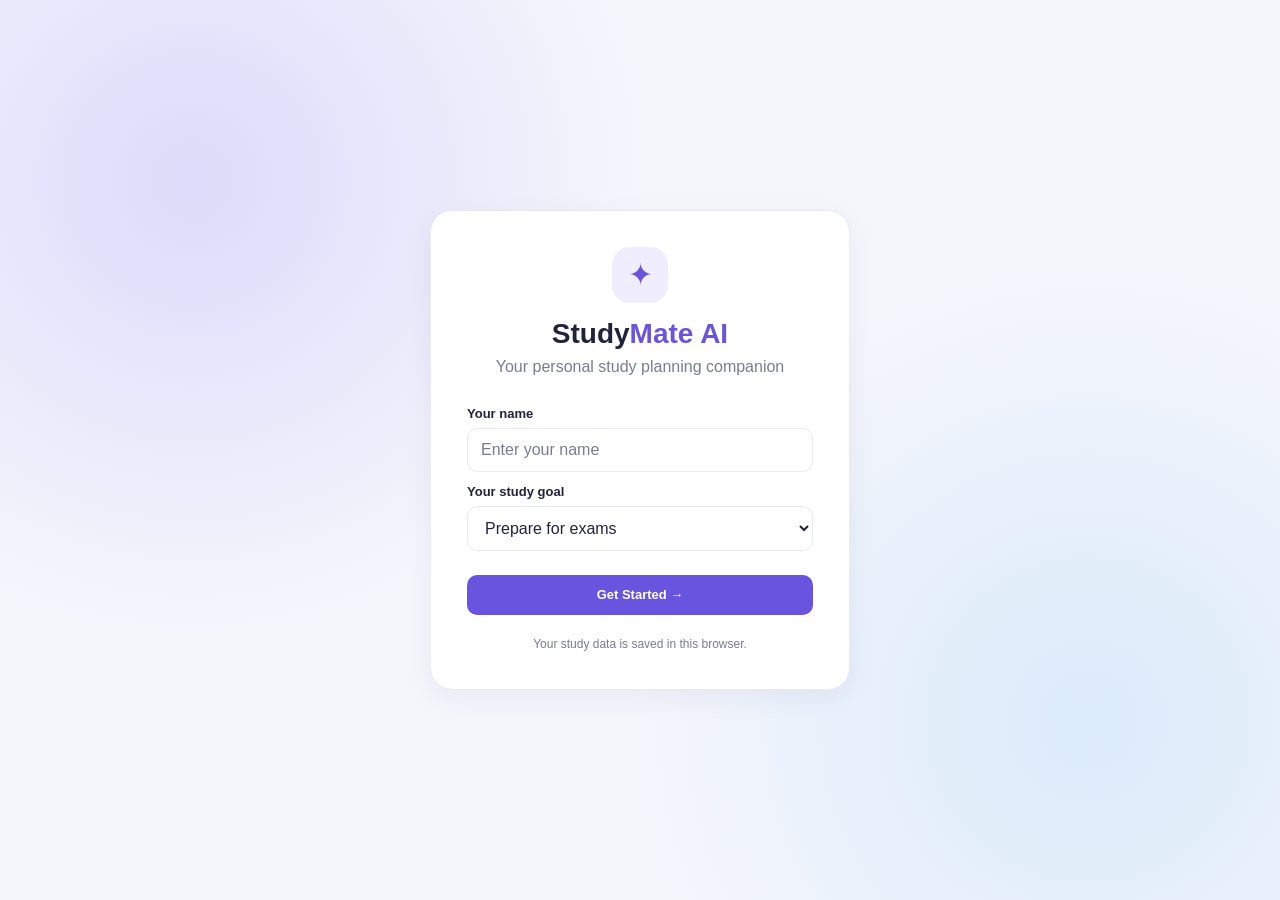
<file: Frontent/index.html>
<!DOCTYPE html>
<html lang="en">
<head>
  <meta charset="UTF-8">
  <meta name="viewport" content="width=device-width, initial-scale=1.0">
  <title>AI Smart Study Planner | Welcome</title>
  <link rel="stylesheet" href="style.css">
</head>
<body class="login-page">
  <main class="login-card">
    <div class="brand-logo">✦</div>
    <h1>Study<span>Mate AI</span></h1>
    <p class="muted">Your personal study planning companion</p>

    <form id="loginForm">
      <label for="studentName">Your name</label>
      <input id="studentName" type="text" placeholder="Enter your name"
             required maxlength="40">

      <label for="studyGoal">Your study goal</label>
      <select id="studyGoal" required>
        <option value="Prepare for exams">Prepare for exams</option>
        <option value="Improve daily consistency">Improve daily consistency</option>
        <option value="Learn new skills">Learn new skills</option>
        <option value="Complete assignments">Complete assignments</option>
      </select>

      <button class="btn primary full" type="submit">
        Get Started →
      </button>
    </form>
    <p class="small muted">Your study data is saved in this browser.</p>
  </main>
  <script src="app.js"></script>
</body>
</html>
</file>
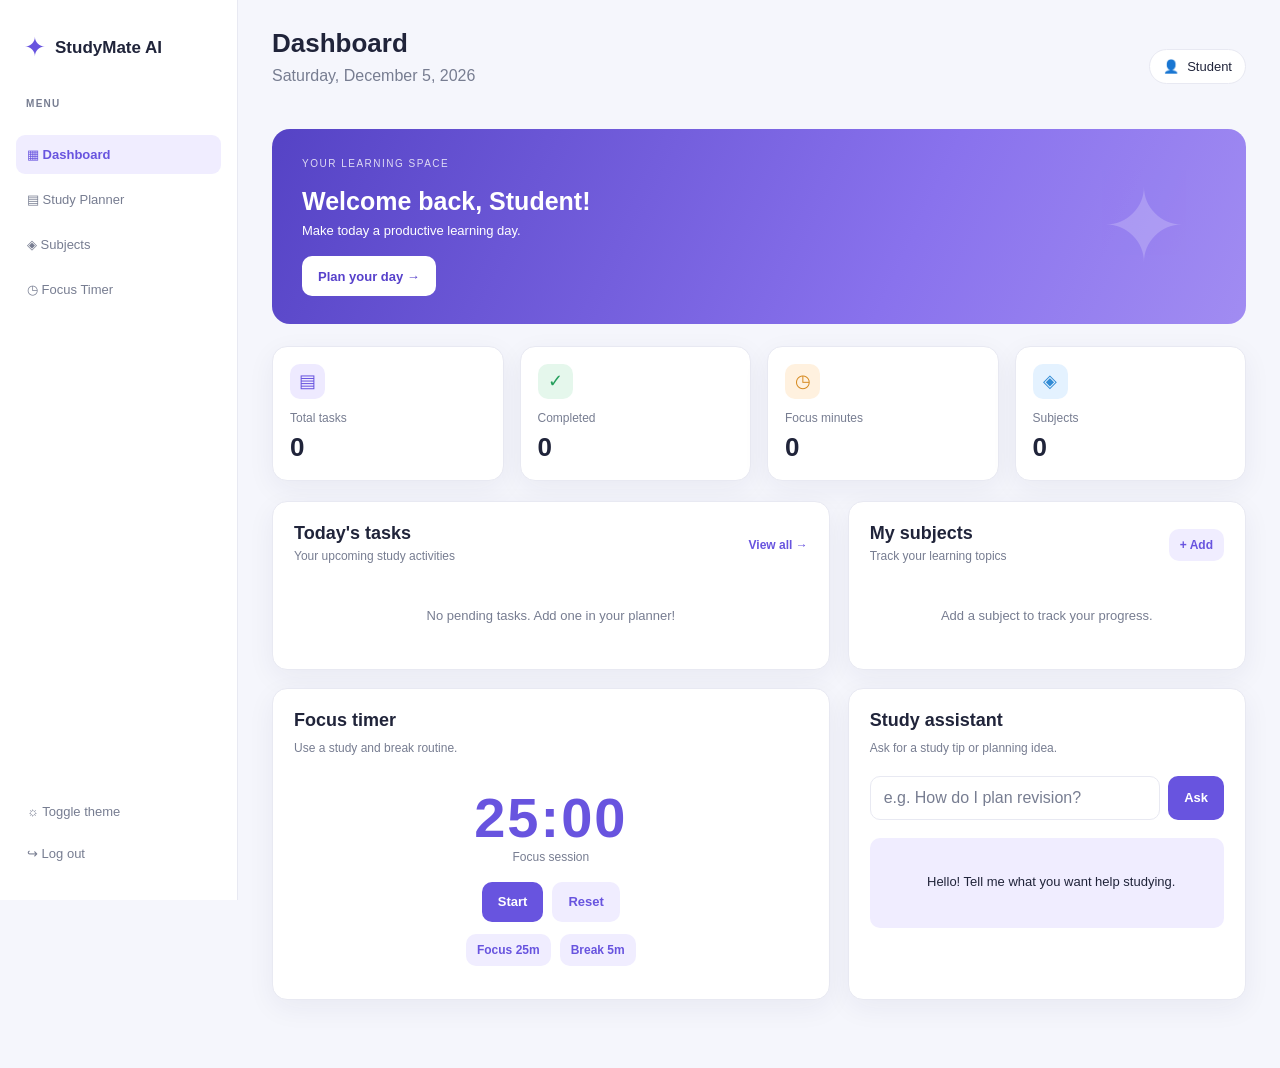
<file: Frontent/dashboard.html>
<!DOCTYPE html>
<html lang="en">
<head>
  <meta charset="UTF-8">
  <meta name="viewport" content="width=device-width, initial-scale=1.0">
  <title>Dashboard | StudyMate AI</title>
  <link rel="stylesheet" href="style.css">
</head>
<body data-page="dashboard">
  <div class="app-layout">
    <aside class="sidebar">
      <a class="brand" href="dashboard.html"><span>✦</span> StudyMate AI</a>
      <p class="nav-heading">MENU</p>
      <a class="nav-link active" href="dashboard.html">▦ Dashboard</a>
      <a class="nav-link" href="planner.html">▤ Study Planner</a>
      <a class="nav-link" href="#subjects">◈ Subjects</a>
      <a class="nav-link" href="#focus">◷ Focus Timer</a>
      <div class="sidebar-bottom">
        <button id="themeToggle" class="nav-link">☼ Toggle theme</button>
        <button id="logoutBtn" class="nav-link">↪ Log out</button>
      </div>
    </aside>

    <main class="main-content">
      <header class="topbar">
        <div>
          <h1>Dashboard</h1>
          <p class="muted" id="todayDate"></p>
        </div>
        <div class="user-chip">👤 <span id="userName">Student</span></div>
      </header>

      <section class="welcome-banner">
        <div>
          <p class="eyebrow">YOUR LEARNING SPACE</p>
          <h2 id="welcomeText">Welcome back!</h2>
          <p>Make today a productive learning day.</p>
          <a href="planner.html" class="btn light">Plan your day →</a>
        </div>
        <div class="banner-symbol">✦</div>
      </section>

      <section class="stats-grid">
        <article class="stat-card">
          <span class="stat-icon purple">▤</span>
          <p class="muted">Total tasks</p>
          <h2 id="totalTasks">0</h2>
        </article>
        <article class="stat-card">
          <span class="stat-icon green">✓</span>
          <p class="muted">Completed</p>
          <h2 id="completedTasks">0</h2>
        </article>
        <article class="stat-card">
          <span class="stat-icon orange">◷</span>
          <p class="muted">Focus minutes</p>
          <h2 id="focusMinutes">0</h2>
        </article>
        <article class="stat-card">
          <span class="stat-icon blue">◈</span>
          <p class="muted">Subjects</p>
          <h2 id="subjectCount">0</h2>
        </article>
      </section>

      <section class="content-grid">
        <article class="panel">
          <div class="panel-heading">
            <div>
              <h2>Today's tasks</h2>
              <p class="muted small">Your upcoming study activities</p>
            </div>
            <a href="planner.html" class="text-link">View all →</a>
          </div>
          <div id="dashboardTasks" class="task-list"></div>
        </article>

        <article class="panel" id="subjects">
          <div class="panel-heading">
            <div>
              <h2>My subjects</h2>
              <p class="muted small">Track your learning topics</p>
            </div>
            <button class="btn secondary small-btn" id="addSubjectBtn">+ Add</button>
          </div>
          <form id="subjectForm" class="inline-form hidden">
            <input id="subjectName" placeholder="Subject name" maxlength="40" required>
            <button class="btn primary small-btn">Save</button>
          </form>
          <div id="subjectList" class="subject-list"></div>
        </article>
      </section>

      <section class="content-grid bottom-grid">
        <article class="panel" id="focus">
          <h2>Focus timer</h2>
          <p class="muted small">Use a study and break routine.</p>
          <div class="timer-display" id="timerDisplay">25:00</div>
          <div class="timer-label" id="timerLabel">Focus session</div>
          <div class="button-row center">
            <button id="timerStart" class="btn primary">Start</button>
            <button id="timerReset" class="btn secondary">Reset</button>
          </div>
          <div class="button-row center">
            <button class="btn secondary small-btn timer-mode" data-minutes="25">Focus 25m</button>
            <button class="btn secondary small-btn timer-mode" data-minutes="5">Break 5m</button>
          </div>
        </article>

        <article class="panel">
          <h2>Study assistant</h2>
          <p class="muted small">Ask for a study tip or planning idea.</p>
          <form id="assistantForm" class="assistant-form">
            <input id="assistantInput" placeholder="e.g. How do I plan revision?" maxlength="300" required>
            <button class="btn primary" type="submit">Ask</button>
          </form>
          <div id="assistantReply" class="assistant-reply">
            Hello! Tell me what you want help studying.
          </div>
          <!-- <p class="small muted">Demo assistant; real AI requires a backend.</p> -->
        </article>
      </section>
    </main>
  </div>
  <script src="app.js"></script>
</body>
</html>
</file>
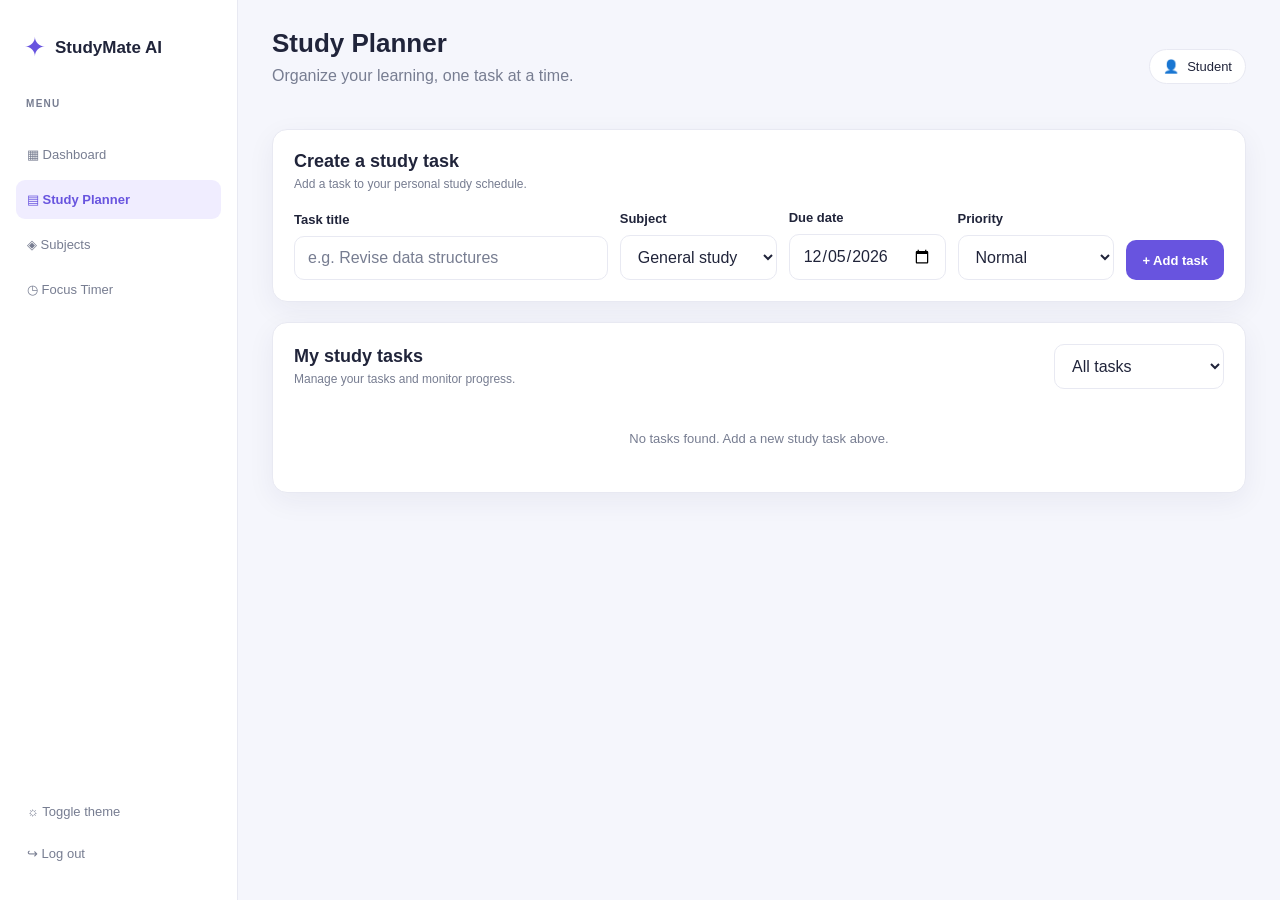
<file: Frontent/Planner.html>
<!DOCTYPE html>
<html lang="en">
<head>
  <meta charset="UTF-8">
  <meta name="viewport" content="width=device-width, initial-scale=1.0">
  <title>Study Planner | StudyMate AI</title>
  <link rel="stylesheet" href="style.css">
</head>
<body data-page="planner">
  <div class="app-layout">
    <aside class="sidebar">
      <a class="brand" href="dashboard.html"><span>✦</span> StudyMate AI</a>
      <p class="nav-heading">MENU</p>
      <a class="nav-link" href="dashboard.html">▦ Dashboard</a>
      <a class="nav-link active" href="planner.html">▤ Study Planner</a>
      <a class="nav-link" href="dashboard.html#subjects">◈ Subjects</a>
      <a class="nav-link" href="dashboard.html#focus">◷ Focus Timer</a>
      <div class="sidebar-bottom">
        <button id="themeToggle" class="nav-link">☼ Toggle theme</button>
        <button id="logoutBtn" class="nav-link">↪ Log out</button>
      </div>
    </aside>

    <main class="main-content">
      <header class="topbar">
        <div>
          <h1>Study Planner</h1>
          <p class="muted">Organize your learning, one task at a time.</p>
        </div>
        <div class="user-chip">👤 <span id="userName">Student</span></div>
      </header>

      <section class="panel planner-panel">
        <div class="panel-heading">
          <div>
            <h2>Create a study task</h2>
            <p class="muted small">Add a task to your personal study schedule.</p>
          </div>
        </div>
        <form id="taskForm" class="task-form">
          <div>
            <label for="taskTitle">Task title</label>
            <input id="taskTitle" placeholder="e.g. Revise data structures" required maxlength="100">
          </div>
          <div>
            <label for="taskSubject">Subject</label>
            <select id="taskSubject">
              <option value="">General study</option>
            </select>
          </div>
          <div>
            <label for="taskDate">Due date</label>
            <input type="date" id="taskDate" required>
          </div>
          <div>
            <label for="taskPriority">Priority</label>
            <select id="taskPriority">
              <option value="Normal">Normal</option>
              <option value="High">High</option>
              <option value="Low">Low</option>
            </select>
          </div>
          <button class="btn primary" type="submit">+ Add task</button>
        </form>
      </section>

      <section class="panel">
        <div class="panel-heading">
          <div>
            <h2>My study tasks</h2>
            <p class="muted small">Manage your tasks and monitor progress.</p>
          </div>
          <select id="taskFilter" class="filter-select" aria-label="Filter tasks">
            <option value="all">All tasks</option>
            <option value="pending">Pending</option>
            <option value="completed">Completed</option>
          </select>
        </div>
        <div id="plannerTasks" class="task-list"></div>
      </section>
    </main>
  </div>
  <script src="app.js"></script>
</body>
</html>
</file>
<file: Frontent/style.css>
:root {
  font-family: Inter, "Segoe UI", Arial, sans-serif;
  color: #20243a;
  background: #f5f6fc;
  font-synthesis: none;
  --bg: #f5f6fc;
  --surface: #ffffff;
  --text: #20243a;
  --muted: #777d91;
  --border: #e8e9f2;
  --primary: #6854df;
  --primary-hover: #5741cb;
  --soft: #f0edff;
  --shadow: 0 8px 28px rgba(40, 40, 90, .06);
}

* { box-sizing: border-box; }

body {
  margin: 0;
  background: var(--bg);
  color: var(--text);
  min-height: 100vh;
}

body.dark {
  --bg: #111321;
  --surface: #1c2031;
  --text: #f0f1fa;
  --muted: #a5abc0;
  --border: #34394e;
  --primary: #9585ff;
  --primary-hover: #ab9fff;
  --soft: #302b50;
  --shadow: 0 8px 28px rgba(0, 0, 0, .15);
}

a { color: inherit; text-decoration: none; }
button, input, select { font: inherit; }
button { cursor: pointer; }
button:focus-visible, input:focus-visible, select:focus-visible, a:focus-visible {
  outline: 3px solid #a99cff;
  outline-offset: 2px;
}

h1, h2, p { margin-top: 0; }
h1 { font-size: 26px; margin-bottom: 5px; }
h2 { font-size: 18px; margin-bottom: 8px; }
p { line-height: 1.55; }

.muted { color: var(--muted); }
.small { font-size: 12px; }
.hidden { display: none !important; }

/* Login */
.login-page {
  display: grid;
  place-items: center;
  padding: 24px;
  background:
    radial-gradient(circle at 15% 20%, rgba(130, 109, 245, .2), transparent 35%),
    radial-gradient(circle at 85% 80%, rgba(87, 175, 242, .17), transparent 35%),
    var(--bg);
}

.login-card {
  width: min(100%, 420px);
  padding: 36px;
  background: var(--surface);
  border: 1px solid var(--border);
  border-radius: 22px;
  box-shadow: var(--shadow);
  text-align: center;
}

.brand-logo {
  display: grid;
  place-items: center;
  width: 56px;
  height: 56px;
  margin: 0 auto 15px;
  border-radius: 18px;
  background: var(--soft);
  color: var(--primary);
  font-size: 30px;
}

.login-card h1 { font-size: 28px; }
.login-card h1 span { color: var(--primary); }
.login-card > p { margin-bottom: 26px; }

.login-card form {
  display: grid;
  gap: 12px;
  text-align: left;
}

label {
  font-size: 13px;
  font-weight: 600;
  margin-bottom: -5px;
}

input, select {
  width: 100%;
  min-width: 0;
  padding: 12px 13px;
  color: var(--text);
  background: var(--surface);
  border: 1px solid var(--border);
  border-radius: 10px;
}

input::placeholder { color: var(--muted); }
.login-card .btn { margin-top: 12px; }
.login-card .small { margin-top: 20px; margin-bottom: 0; }

/* Buttons */
.btn {
  display: inline-flex;
  align-items: center;
  justify-content: center;
  gap: 8px;
  min-height: 40px;
  padding: 10px 16px;
  border: 0;
  border-radius: 10px;
  font-weight: 600;
  font-size: 13px;
  transition: background .2s, transform .2s;
}

.btn:hover { transform: translateY(-1px); }
.primary { background: var(--primary); color: white; }
.primary:hover { background: var(--primary-hover); }
.secondary { background: var(--soft); color: var(--primary); }
.light { background: white; color: #5741cb; }
.full { width: 100%; }
.small-btn { min-height: 32px; padding: 7px 11px; font-size: 12px; }

/* Main layout */
.app-layout { min-height: 100vh; }

.sidebar {
  position: fixed;
  inset: 0 auto 0 0;
  width: 238px;
  padding: 24px 16px;
  background: var(--surface);
  border-right: 1px solid var(--border);
  display: flex;
  flex-direction: column;
  z-index: 5;
}

.brand {
  display: flex;
  align-items: center;
  gap: 9px;
  padding: 8px;
  font-size: 17px;
  font-weight: 800;
  white-space: nowrap;
}

.brand span { color: var(--primary); font-size: 26px; }
.nav-heading { padding: 25px 10px 10px; font-size: 10px; font-weight: 800; letter-spacing: 1.3px; color: var(--muted); }

.nav-link {
  display: block;
  width: 100%;
  text-align: left;
  padding: 12px 11px;
  border: 0;
  border-radius: 9px;
  background: transparent;
  color: var(--muted);
  font-size: 13px;
  margin: 3px 0;
}

.nav-link:hover, .nav-link.active {
  background: var(--soft);
  color: var(--primary);
  font-weight: 700;
}

.sidebar-bottom { margin-top: auto; }

.main-content {
  max-width: 1500px;
  margin-left: 238px;
  padding: 28px 34px 50px;
}

.topbar {
  display: flex;
  align-items: center;
  justify-content: space-between;
  gap: 15px;
  margin-bottom: 24px;
}

.user-chip {
  display: flex;
  align-items: center;
  gap: 8px;
  background: var(--surface);
  border: 1px solid var(--border);
  padding: 9px 13px;
  border-radius: 30px;
  font-size: 13px;
}

/* Dashboard */
.welcome-banner {
  position: relative;
  display: flex;
  justify-content: space-between;
  align-items: center;
  overflow: hidden;
  padding: 26px 30px;
  min-height: 195px;
  border-radius: 18px;
  color: white;
  background: linear-gradient(115deg, #5543c5, #8972ed 65%, #a18cf2);
  margin-bottom: 22px;
}

.welcome-banner h2 { font-size: 25px; margin: 5px 0; }
.welcome-banner p { margin-bottom: 15px; font-size: 13px; }
.welcome-banner .eyebrow { font-size: 10px; letter-spacing: 1.5px; opacity: .8; }
.banner-symbol { font-size: 100px; opacity: .2; padding: 0 30px; }

.stats-grid {
  display: grid;
  grid-template-columns: repeat(4, minmax(0, 1fr));
  gap: 16px;
  margin-bottom: 20px;
}

.stat-card, .panel {
  background: var(--surface);
  border: 1px solid var(--border);
  border-radius: 15px;
  box-shadow: var(--shadow);
}

.stat-card { padding: 17px; }
.stat-icon {
  display: grid;
  place-items: center;
  width: 35px;
  height: 35px;
  border-radius: 10px;
  font-size: 18px;
  margin-bottom: 10px;
}
.purple { background: #eeeaff; color: #6854df; }
.green { background: #e5f7ec; color: #249e5b; }
.orange { background: #fff1df; color: #d68a20; }
.blue { background: #e4f2ff; color: #318bd5; }
.stat-card p { margin-bottom: 5px; font-size: 12px; }
.stat-card h2 { font-size: 26px; margin: 0; }

.content-grid {
  display: grid;
  grid-template-columns: 1.4fr 1fr;
  gap: 18px;
  margin-bottom: 18px;
}

.panel { padding: 21px; min-width: 0; }
.panel-heading {
  display: flex;
  align-items: center;
  justify-content: space-between;
  gap: 12px;
  margin-bottom: 17px;
}
.panel-heading h2 { margin-bottom: 3px; }
.panel-heading p { margin-bottom: 0; }
.text-link { color: var(--primary); font-size: 12px; font-weight: 700; }

/* Tasks */
.task-list { display: grid; gap: 10px; }

.task-item {
  display: flex;
  align-items: center;
  gap: 10px;
  padding: 12px;
  border: 1px solid var(--border);
  border-radius: 10px;
  min-width: 0;
}

.task-check {
  width: 18px;
  height: 18px;
  accent-color: var(--primary);
  flex: 0 0 auto;
}

.task-details { flex: 1; min-width: 0; }
.task-title { font-size: 13px; font-weight: 650; overflow-wrap: anywhere; }
.task-meta { color: var(--muted); font-size: 11px; margin-top: 4px; }
.task-item.is-complete .task-title {
  text-decoration: line-through;
  color: var(--muted);
}

.priority {
  padding: 4px 7px;
  border-radius: 6px;
  font-size: 10px;
  background: var(--soft);
  color: var(--primary);
  white-space: nowrap;
}
.priority.High { background: #fff0ed; color: #ce594a; }
.priority.Low { background: #e8f6ed; color: #27864d; }

.delete-btn {
  border: 0;
  color: #d16c6c;
  background: transparent;
  font-size: 17px;
  padding: 5px;
}

.empty-state {
  padding: 25px 10px;
  text-align: center;
  color: var(--muted);
  font-size: 13px;
}

/* Subjects */
.subject-list { display: grid; gap: 14px; }
.subject-item { display: grid; gap: 7px; }
.subject-top { display: flex; justify-content: space-between; gap: 8px; font-size: 12px; }
.progress-track { width: 100%; height: 7px; background: var(--border); border-radius: 20px; overflow: hidden; }
.progress-fill { height: 100%; background: var(--primary); border-radius: inherit; transition: width .3s; }
.subject-actions { display: flex; align-items: center; gap: 6px; }
.subject-actions button { border: 0; background: var(--soft); color: var(--primary); border-radius: 6px; padding: 4px 8px; font-size: 11px; }

/* Timer and assistant */
.timer-display {
  text-align: center;
  font-size: 56px;
  font-weight: 750;
  letter-spacing: 2px;
  padding: 15px 0 0;
  color: var(--primary);
  font-variant-numeric: tabular-nums;
}
.timer-label { text-align: center; color: var(--muted); font-size: 12px; margin-bottom: 18px; }
.button-row { display: flex; gap: 9px; margin: 12px 0; flex-wrap: wrap; }
.center { justify-content: center; }

.assistant-form { display: flex; gap: 8px; margin: 18px 0; }
.assistant-form input { flex: 1; }
.assistant-reply {
  padding: 14px;
  background: var(--soft);
  border-radius: 10px;
  font-size: 13px;
  line-height: 1.6;
  white-space: pre-wrap;
  overflow-wrap: anywhere;
}

/* Planner */
.planner-panel { margin-bottom: 20px; }
.task-form {
  display: grid;
  grid-template-columns: 2fr 1fr 1fr 1fr auto;
  align-items: end;
  gap: 12px;
}
.task-form > div { display: grid; gap: 9px; }
.task-form label { margin: 0; }
.filter-select { max-width: 170px; }
.inline-form { display: flex; gap: 8px; margin-bottom: 15px; }

/* Small screens */
@media (max-width: 1050px) {
  .stats-grid { grid-template-columns: repeat(2, minmax(0, 1fr)); }
  .task-form { grid-template-columns: repeat(2, minmax(0, 1fr)); }
  .task-form button { align-self: end; }
}

@media (max-width: 760px) {
  .sidebar {
    position: static;
    width: 100%;
    height: auto;
    padding: 10px 12px;
    display: flex;
    flex-direction: row;
    flex-wrap: wrap;
    align-items: center;
    gap: 5px;
    border-right: 0;
    border-bottom: 1px solid var(--border);
  }
  .brand { width: 100%; padding: 5px 8px; }
  .nav-heading, .sidebar-bottom { display: none; }
  .nav-link { width: auto; padding: 9px 10px; margin: 0; font-size: 12px; }
  .main-content { margin-left: 0; padding: 22px 15px 35px; }
  .content-grid { grid-template-columns: 1fr; }
}

@media (max-width: 480px) {
  .main-content { padding: 18px 12px 30px; }
  .topbar { align-items: flex-start; }
  h1 { font-size: 22px; }
  .welcome-banner { padding: 22px 18px; }
  .welcome-banner h2 { font-size: 21px; }
  .banner-symbol { font-size: 65px; padding: 0; }
  .stats-grid { gap: 10px; }
  .stat-card { padding: 13px; }
  .stat-card h2 { font-size: 22px; }
  .panel { padding: 16px; }
  .task-form { grid-template-columns: 1fr; }
  .assistant-form { flex-direction: column; }
  .assistant-form button { width: 100%; }
  .filter-select { max-width: 130px; }
  .login-card { padding: 25px 20px; }
}
</file>
